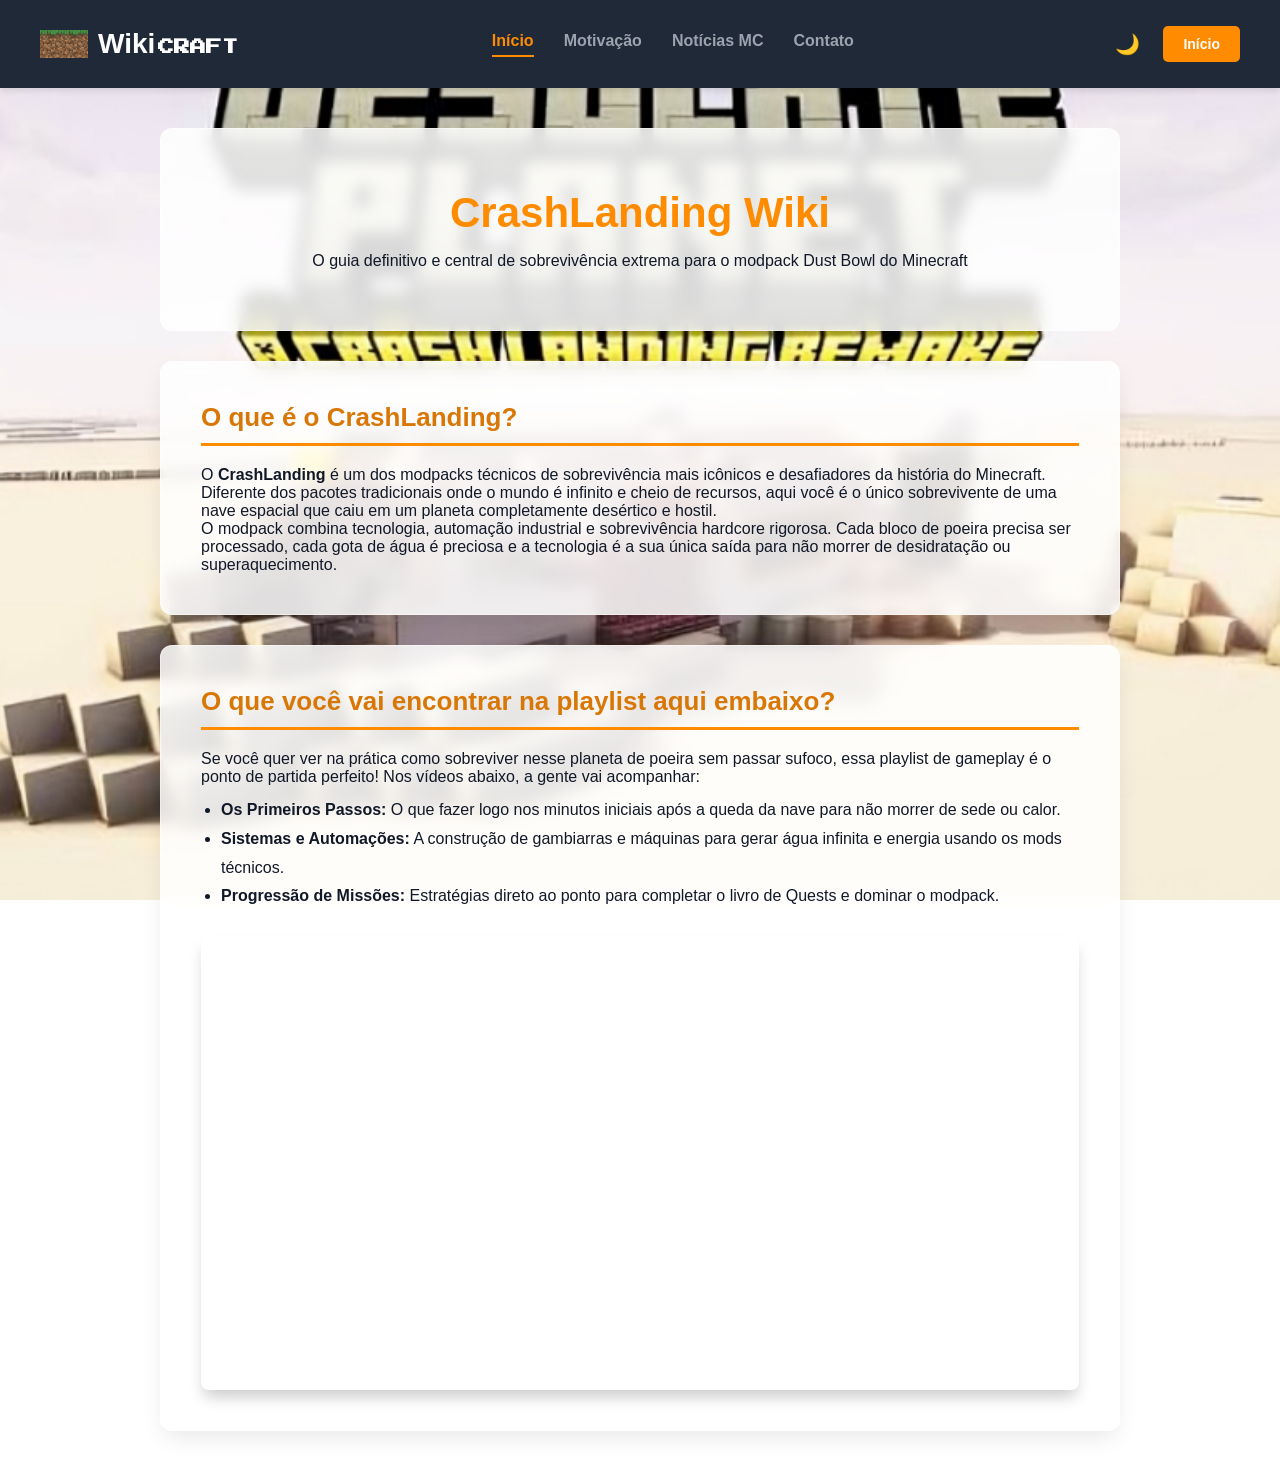
<file: Wiki Craft/CrashLanding-Wiki/index.html>
<!DOCTYPE html>
<html lang="pt-BR">
<head>
    <meta charset="UTF-8">
    <meta name="viewport" content="width=device-width, initial-scale=1.0">
    <title>WikiCraft | CrashLanding Wiki</title>
    <link rel="stylesheet" href="style.css">
</head>
<body>
    <header>
        <div class="logo">
            <img src="bloco.jpeg" alt="Bloco Minecraft" class="logo-bloco">  
            <span class="fundo-oval">Wiki</span><span class="texto-craft">Craft</span>
        </div>
        <nav>
            <a href="index.html" class="active">Início</a>
            <a href="motivacao.html">Motivação</a>
            <a href="noticias.html">Notícias MC</a>
            <a href="contato.html">Contato</a>
        </nav>
        <div class="acoes-header">
            <button class="btn-tema" id="toggle-tema" title="Alternar Tema">🌙</button>
            <a href="index.html" class="btn-inicio">Início</a>
        </div>
        <script>
            const btnTema = document.getElementById('toggle-tema');
            if (localStorage.getItem('tema') === 'dark') {
                document.body.classList.add('dark-mode');
                btnTema.textContent = '☀️'; 
            }
            btnTema.addEventListener('click', () => {
                document.body.classList.toggle('dark-mode');
                if (document.body.classList.contains('dark-mode')) {
                    localStorage.setItem('tema', 'dark');
                    btnTema.textContent = '☀️';
                } else {
                    localStorage.setItem('tema', 'light');
                    btnTema.textContent = '🌙';
                }
            });
        </script>
    </header>

    <main class="conteudo">
        <section class="banner">
            <h1>CrashLanding Wiki</h1>
            <p>O guia definitivo e central de sobrevivência extrema para o modpack Dust Bowl do Minecraft</p>
        </section>

        <section class="secao">
            <h2>O que é o CrashLanding?</h2>
            <p>O <strong>CrashLanding</strong> é um dos modpacks técnicos de sobrevivência mais icônicos e desafiadores da história do Minecraft. Diferente dos pacotes tradicionais onde o mundo é infinito e cheio de recursos, aqui você é o único sobrevivente de uma nave espacial que caiu em um planeta completamente desértico e hostil.</p>
            <p>O modpack combina tecnologia, automação industrial e sobrevivência hardcore rigorosa. Cada bloco de poeira precisa ser processado, cada gota de água é preciosa e a tecnologia é a sua única saída para não morrer de desidratação ou superaquecimento.</p>
        </section>

        <section class="secao">
            <h2>O que você vai encontrar na playlist aqui embaixo?</h2>
            <p>Se você quer ver na prática como sobreviver nesse planeta de poeira sem passar sufoco, essa playlist de gameplay é o ponto de partida perfeito! Nos vídeos abaixo, a gente vai acompanhar:</p>
            <ul style="margin-left: 20px; margin-top: 10px; margin-bottom: 25px; line-height: 1.8;">
                <li><strong>Os Primeiros Passos:</strong> O que fazer logo nos minutos iniciais após a queda da nave para não morrer de sede ou calor.</li>
                <li><strong>Sistemas e Automações:</strong> A construção de gambiarras e máquinas para gerar água infinita e energia usando os mods técnicos.</li>
                <li><strong>Progressão de Missões:</strong> Estratégias direto ao ponto para completar o livro de Quests e dominar o modpack.</li>
            </ul>
            <div class="video-container">
                <iframe width="100%" height="450" src="https://www.youtube.com/embed/eSUVXQKCVnU?list=PLX__f0eSr4yAGluDu2fOTqGR4Iscj6PK7" title="YouTube video player" frameborder="0" allow="accelerometer; autoplay; clipboard-write; encrypted-media; gyroscope; picture-in-picture" allowfullscreen></iframe>
            </div>
        </section>
    </main>
</body>
</html>
</file>
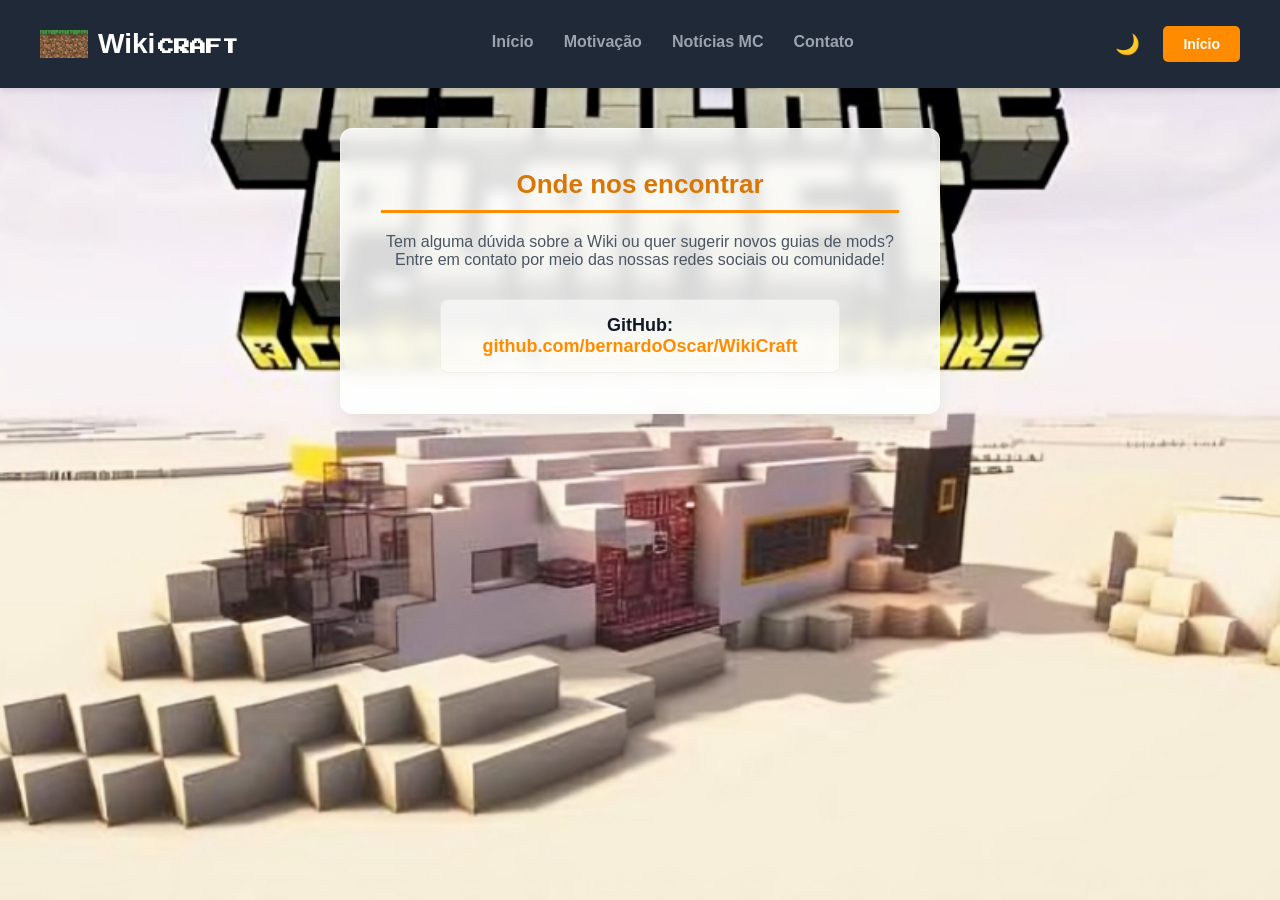
<file: Wiki Craft/CrashLanding-Wiki/contato.html>
<!DOCTYPE html>
<html lang="pt-BR">
<head>
    <meta charset="UTF-8">
    <meta name="viewport" content="width=device-width, initial-scale=1.0">
    <title>Contato | WikiCraft</title>
    <link rel="stylesheet" href="style.css">
</head>
<body>
    <header>
        <div class="logo">
            <img src="bloco.jpeg" alt="Bloco Minecraft" class="logo-bloco">  
            <span class="fundo-oval">Wiki</span><span class="texto-craft">Craft</span>
        </div>
        <nav>
            <a href="index.html">Início</a>
            <a href="motivacao.html">Motivação</a>
            <a href="noticias.html">Notícias MC</a>
            <a href="contato.html">Contato</a>
        </nav>
        <div class="acoes-header">
            <button class="btn-tema" id="toggle-tema" title="Alternar Tema">🌙</button>
            <a href="index.html" class="btn-inicio">Início</a>
        </div>

        <script>
            const btnTema = document.getElementById('toggle-tema');
            if (localStorage.getItem('tema') === 'dark') {
                document.body.classList.add('dark-mode');
                btnTema.textContent = '☀️'; 
            }

            btnTema.addEventListener('click', () => {
                document.body.classList.toggle('dark-mode');
                
                if (document.body.classList.contains('dark-mode')) {
                    localStorage.setItem('tema', 'dark');
                    btnTema.textContent = '☀️';
                } else {
                    localStorage.setItem('tema', 'light');
                    btnTema.textContent = '🌙';
                }
            });
        </script>
    </header>
    <main class="conteudo">
        <section class="secao" style="text-align: center; max-width: 600px; margin: 0 auto;">
            <h2>Onde nos encontrar</h2>
            <p style="margin-bottom: 30px; color: #4b5563;">Tem alguma dúvida sobre a Wiki ou quer sugerir novos guias de mods? Entre em contato por meio das nossas redes sociais ou comunidade!</p>         
           <div class="lista-contatos">
                <div class="item-contato">
                    <strong>GitHub:</strong> <a href="https://github.com/bernardoOscar/WikiCraft" target="_blank" style="color: #ff8c00; text-decoration: none; font-weight: bold;">github.com/bernardoOscar/WikiCraft</a>
                </div>
            </div>
            </div>
        </section>
    </main>
</body>
</html>
</file>
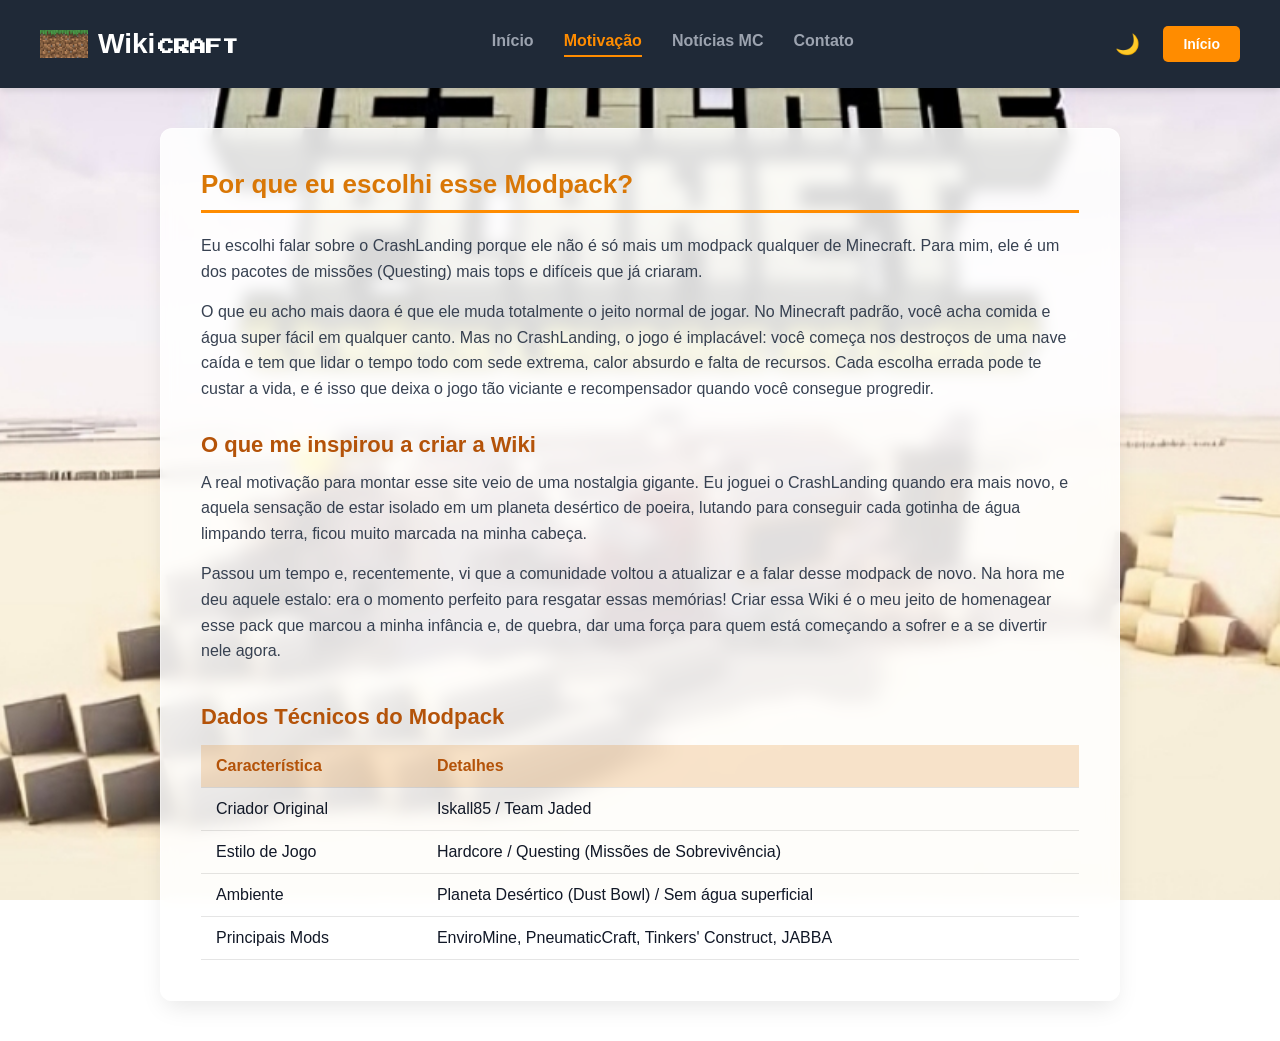
<file: Wiki Craft/CrashLanding-Wiki/motivacao.html>
<!DOCTYPE html>
<html lang="pt-BR">
<head>
    <meta charset="UTF-8">
    <meta name="viewport" content="width=device-width, initial-scale=1.0">
    <title>Por que o CrashLanding? | WikiCraft</title>
    <link rel="stylesheet" href="style.css">
</head>
<body>
    <header>
        <div class="logo">
            <img src="bloco.jpeg" alt="Bloco Minecraft" class="logo-bloco">  
            <span class="fundo-oval">Wiki</span><span class="texto-craft">Craft</span>
        </div>
        <nav>
            <a href="index.html">Início</a>
            <a href="motivacao.html" class="active">Motivação</a>
            <a href="noticias.html">Notícias MC</a>
            <a href="contato.html">Contato</a>
        </nav>
        <div class="acoes-header">
            <button class="btn-tema" id="toggle-tema" title="Alternar Tema">🌙</button>
            <a href="index.html" class="btn-inicio">Início</a>
        </div>
        <script>
            const btnTema = document.getElementById('toggle-tema');
            if (localStorage.getItem('tema') === 'dark') {
                document.body.classList.add('dark-mode');
                btnTema.textContent = '☀️'; 
            }
            btnTema.addEventListener('click', () => {
                document.body.classList.toggle('dark-mode');
                if (document.body.classList.contains('dark-mode')) {
                    localStorage.setItem('tema', 'dark');
                    btnTema.textContent = '☀️';
                } else {
                    localStorage.setItem('tema', 'light');
                    btnTema.textContent = '🌙';
                }
            });
        </script>
    </header>

    <main class="conteudo">
        <section class="secao">
            <h2>Por que eu escolhi esse Modpack?</h2>
            <article>
                <p>Eu escolhi falar sobre o CrashLanding porque ele não é só mais um modpack qualquer de Minecraft. Para mim, ele é um dos pacotes de missões (Questing) mais tops e difíceis que já criaram.</p>
                <p>O que eu acho mais daora é que ele muda totalmente o jeito normal de jogar. No Minecraft padrão, você acha comida e água super fácil em qualquer canto. Mas no CrashLanding, o jogo é implacável: você começa nos destroços de uma nave caída e tem que lidar o tempo todo com sede extrema, calor absurdo e falta de recursos. Cada escolha errada pode te custar a vida, e é isso que deixa o jogo tão viciante e recompensador quando você consegue progredir.</p>
            </article>

            <article style="margin-top: 30px;">
                <h3>O que me inspirou a criar a Wiki</h3>
                <p>A real motivação para montar esse site veio de uma nostalgia gigante. Eu joguei o CrashLanding quando era mais novo, e aquela sensação de estar isolado em um planeta desértico de poeira, lutando para conseguir cada gotinha de água limpando terra, ficou muito marcada na minha cabeça.</p>
                <p>Passou um tempo e, recentemente, vi que a comunidade voltou a atualizar e a falar desse modpack de novo. Na hora me deu aquele estalo: era o momento perfeito para resgatar essas memórias! Criar essa Wiki é o meu jeito de homenagear esse pack que marcou a minha infância e, de quebra, dar uma força para quem está começando a sofrer e a se divertir nele agora.</p>
            </article>
            
            <article style="margin-top: 40px;">
                <h3>Dados Técnicos do Modpack</h3>
                <table class="tabela-info">
                    <thead>
                        <tr>
                            <th>Característica</th>
                            <th>Detalhes</th>
                        </tr>
                    </thead>
                    <tbody>
                        <tr>
                            <td>Criador Original</td>
                            <td>Iskall85 / Team Jaded</td>
                        </tr>
                        <tr>
                            <td>Estilo de Jogo</td>
                            <td>Hardcore / Questing (Missões de Sobrevivência)</td>
                        </tr>
                        <tr>
                            <td>Ambiente</td>
                            <td>Planeta Desértico (Dust Bowl) / Sem água superficial</td>
                        </tr>
                        <tr>
                            <td>Principais Mods</td>
                            <td>EnviroMine, PneumaticCraft, Tinkers' Construct, JABBA</td>
                        </tr>
                    </tbody>
                </table>
            </article>
        </section>
    </main>
</body>
</html>
</file>
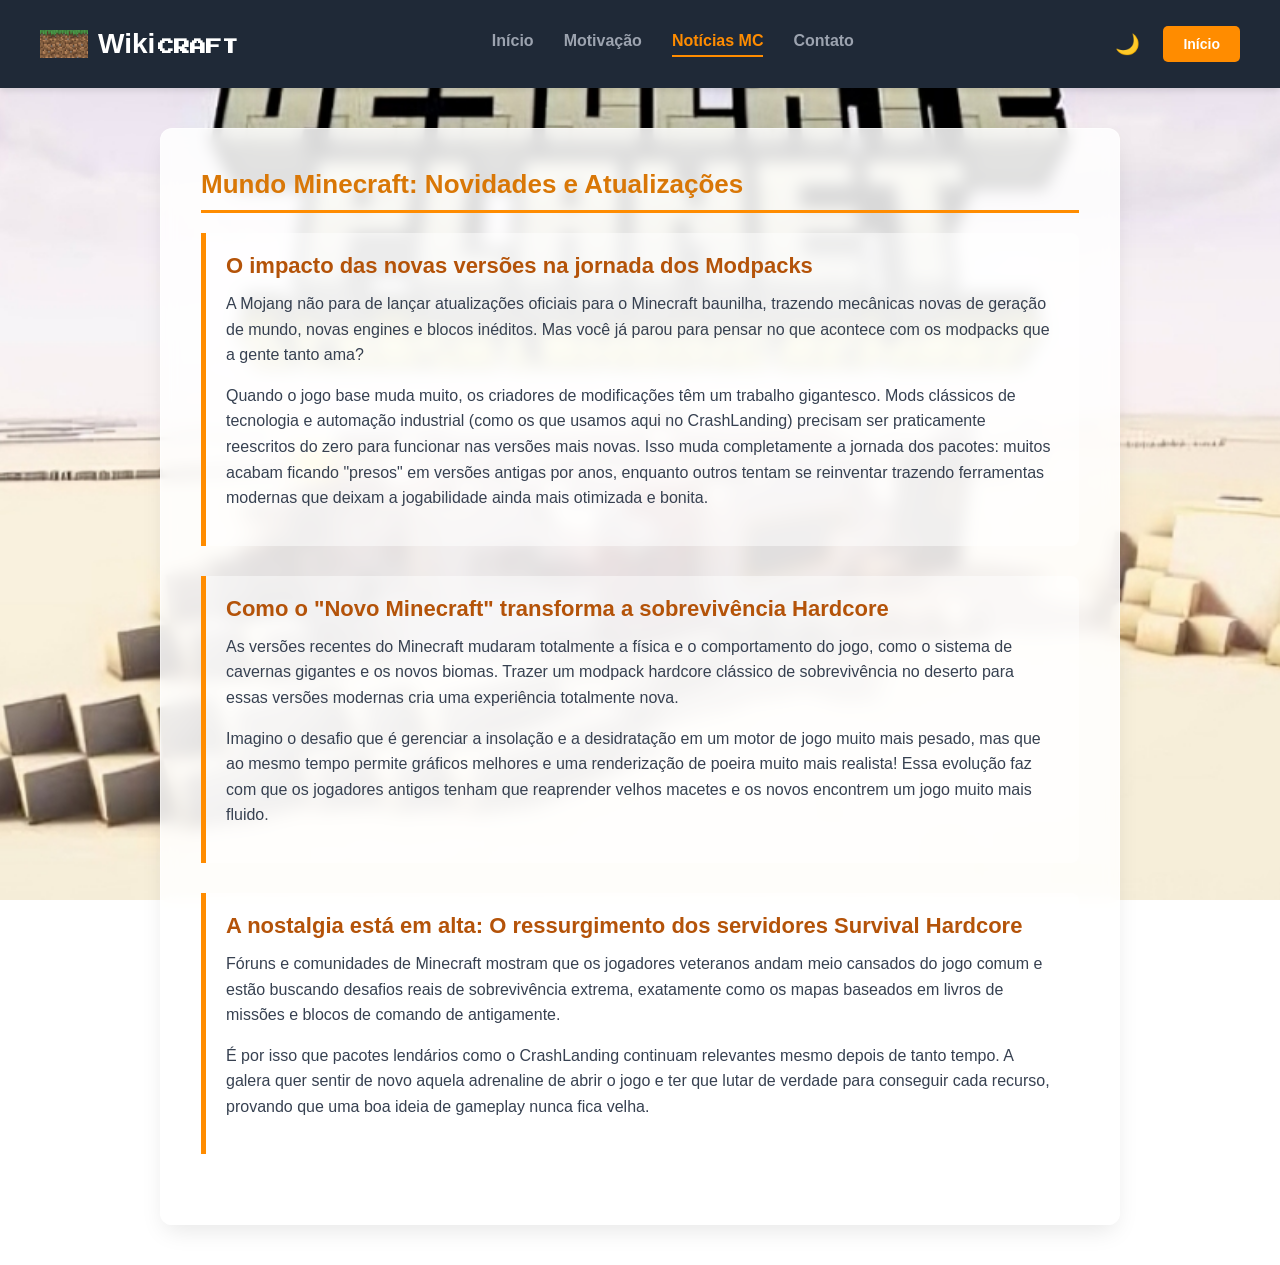
<file: Wiki Craft/CrashLanding-Wiki/noticias.html>
<!DOCTYPE html>
<html lang="pt-BR">
<head>
    <meta charset="UTF-8">
    <meta name="viewport" content="width=device-width, initial-scale=1.0">
    <title>Notícias do Minecraft | WikiCraft</title>
   <link rel="stylesheet" href="style.css">
</head>
<body>
    <header>
        <div class="logo">
            <img src="bloco.jpeg" alt="Bloco Minecraft" class="logo-bloco">  
            <span class="fundo-oval">Wiki</span><span class="texto-craft">Craft</span>
        </div>
        <nav>
            <a href="index.html">Início</a>
            <a href="motivacao.html">Motivação</a>
            <a href="noticias.html" class="active">Notícias MC</a>
            <a href="contato.html">Contato</a>
        </nav>
        <div class="acoes-header">
            <button class="btn-tema" id="toggle-tema" title="Alternar Tema">🌙</button>
            <a href="index.html" class="btn-inicio">Início</a>
        </div>
        <script>
            const btnTema = document.getElementById('toggle-tema');
            if (localStorage.getItem('tema') === 'dark') {
                document.body.classList.add('dark-mode');
                btnTema.textContent = '☀️'; 
            }
            btnTema.addEventListener('click', () => {
                document.body.classList.toggle('dark-mode');
                if (document.body.classList.contains('dark-mode')) {
                    localStorage.setItem('tema', 'dark');
                    btnTema.textContent = '☀️';
                } else {
                    localStorage.setItem('tema', 'light');
                    btnTema.textContent = '🌙';
                }
            });
        </script>
    </header>

    <main class="conteudo">
        <section class="secao">
            <h2>Mundo Minecraft: Novidades e Atualizações</h2>
            
            <article class="card-noticia">
                <h3>O impacto das novas versões na jornada dos Modpacks</h3>
                <p>A Mojang não para de lançar atualizações oficiais para o Minecraft baunilha, trazendo mecânicas novas de geração de mundo, novas engines e blocos inéditos. Mas você já parou para pensar no que acontece com os modpacks que a gente tanto ama?</p>
                <p>Quando o jogo base muda muito, os criadores de modificações têm um trabalho gigantesco. Mods clássicos de tecnologia e automação industrial (como os que usamos aqui no CrashLanding) precisam ser praticamente reescritos do zero para funcionar nas versões mais novas. Isso muda completamente a jornada dos pacotes: muitos acabam ficando "presos" em versões antigas por anos, enquanto outros tentam se reinventar trazendo ferramentas modernas que deixam a jogabilidade ainda mais otimizada e bonita.</p>
            </article>

            <article class="card-noticia">
                <h3>Como o "Novo Minecraft" transforma a sobrevivência Hardcore</h3>
                <p>As versões recentes do Minecraft mudaram totalmente a física e o comportamento do jogo, como o sistema de cavernas gigantes e os novos biomas. Trazer um modpack hardcore clássico de sobrevivência no deserto para essas versões modernas cria uma experiência totalmente nova.</p>
                <p>Imagino o desafio que é gerenciar a insolação e a desidratação em um motor de jogo muito mais pesado, mas que ao mesmo tempo permite gráficos melhores e uma renderização de poeira muito mais realista! Essa evolução faz com que os jogadores antigos tenham que reaprender velhos macetes e os novos encontrem um jogo muito mais fluido.</p>
            </article>

            <article class="card-noticia">
                <h3>A nostalgia está em alta: O ressurgimento dos servidores Survival Hardcore</h3>
                <p>Fóruns e comunidades de Minecraft mostram que os jogadores veteranos andam meio cansados do jogo comum e estão buscando desafios reais de sobrevivência extrema, exatamente como os mapas baseados em livros de missões e blocos de comando de antigamente.</p>
                <p>É por isso que pacotes lendários como o CrashLanding continuam relevantes mesmo depois de tanto tempo. A galera quer sentir de novo aquela adrenaline de abrir o jogo e ter que lutar de verdade para conseguir cada recurso, provando que uma boa ideia de gameplay nunca fica velha.</p>
            </article>
        </section>
    </main>
</body>
</html>
</file>
<file: Wiki Craft/CrashLanding-Wiki/style.css>
@import url('https://fonts.googleapis.com/css2?family=Press+Start+2P&display=swap');

* {
    margin: 0;
    padding: 0;
    box-sizing: border-box;
}

/* Base do Site - Modo Claro */
body {
    font-family: Arial, Helvetica, sans-serif;
    background-image: url('crashlanding.jpeg');
    background-size: cover;
    background-attachment: fixed;
    background-position: center;
    color: #111827;
    transition: background-color 0.3s, color 0.3s;
}

header {
    background-color: #1f2937; /* Cinza escuro elegante que destaca os elementos */
    display: flex;
    justify-content: space-between;
    align-items: center;
    padding: 20px 40px;
    box-shadow: 0 4px 6px -1px rgba(0, 0, 0, 0.1);
    transition: background-color 0.3s;
}

.logo {
    color: white;
    font-size: 28px;
    font-weight: bold;
    display: flex;
    align-items: center; 
    background-image: none; 
    padding: 0;
    text-shadow: none;
}

.logo-bloco {
    width: 48px;
    height: 48px;
    object-fit: contain;
    margin-right: 10px; 
}

.fundo-oval {
    background-color: transparent;
    color: white;
    padding: 0;
    border-radius: 0;
    margin-right: 3px; 
    display: inline-block;
}

.texto-craft {
    font-family: 'Press Start 2P', cursive;
    font-size: 16px;
    color: white;
    margin-left: 0; 
    text-transform: uppercase;
    display: inline-block;
    transform: translateY(3px); /* Alinhamento milimétrico de altura */
}

nav {
    display: flex;
    gap: 30px;
}

nav a {
    text-decoration: none;
    color: #9ca3af;
    font-weight: bold;
    font-size: 16px;
    transition: color 0.3s, border-bottom 0.3s;
    padding-bottom: 5px;
}

nav a:hover, nav a.active {
    color: #ff8c00; /* Laranja desértico */
    border-bottom: 2px solid #ff8c00;
}

.acoes-header {
    display: flex;
    align-items: center;
    gap: 15px;
}

.btn-tema {
    background: none;
    border: none;
    font-size: 20px;
    cursor: pointer;
    padding: 8px;
    border-radius: 50%;
    transition: background-color 0.3s;
}

.btn-tema:hover {
    background-color: #374151;
}

.btn-inicio {
    background-color: #ff8c00;
    color: white;
    border: none;
    padding: 10px 20px;
    border-radius: 5px;
    font-weight: bold;
    cursor: pointer;
    text-decoration: none;
    font-size: 14px;
    transition: background-color 0.3s;
}

.btn-inicio:hover {
    background-color: #e07b00;
}

.conteudo {
    max-width: 1000px;
    margin: 40px auto;
    padding: 0 20px;
}

/* Efeito de vidro transparente para as seções */
.secao {
    background-color: rgba(255, 255, 255, 0.85); /* 85% de opacidade */
    backdrop-filter: blur(8px); /* Desfoque de fundo elegante */
    -webkit-backdrop-filter: blur(8px);
    padding: 40px;
    border-radius: 12px;
    box-shadow: 0 10px 25px -5px rgba(0, 0, 0, 0.1);
    margin-bottom: 30px;
    border: 1px solid rgba(255, 255, 255, 0.4);
}

.banner {
    text-align: center;
    padding: 60px 20px;
    background-color: rgba(255, 255, 255, 0.85); /* Fundo claro transparente no Modo Claro */
    backdrop-filter: blur(8px);
    -webkit-backdrop-filter: blur(8px);
    color: #111827; /* Texto escuro para dar leitura */
    border-radius: 12px;
    margin-bottom: 30px;
    border: 1px solid rgba(255, 255, 255, 0.4);
}

.banner h1 {
    font-size: 42px;
    margin-bottom: 15px;
    color: #ff8c00; 
}

/* Destaques e títulos com cores desérticas */
.secao h2 {
    font-size: 26px;
    color: #d97706; /* Laranja terroso */
    margin-bottom: 20px;
    border-bottom: 3px solid #ff8c00; 
    padding-bottom: 10px;
}

.secao article h3 {
    margin-bottom: 12px;
    font-size: 22px;
    color: #b45309; /* Tom de argila/barro */
}

.secao article p {
    font-size: 16px;
    line-height: 1.6;
    margin-bottom: 15px;
    color: #374151;
}

.video-container {
    border-radius: 8px;
    overflow: hidden;
    box-shadow: 0 10px 15px -3px rgba(0, 0, 0, 0.2);
}

.tabela-info {
    width: 100%;
    border-collapse: collapse;
    margin-top: 15px;
    font-size: 16px;
}

.tabela-info th, .tabela-info td {
    padding: 12px 15px;
    text-align: left;
    border-bottom: 1px solid rgba(0, 0, 0, 0.1);
}

.tabela-info th {
    background-color: rgba(217, 119, 6, 0.2); 
    color: #b45309;
    font-weight: bold;
}

.card-noticia {
    margin-bottom: 30px;
    padding: 20px;
    background-color: rgba(255, 255, 255, 0.5);
    border-left: 5px solid #ff8c00;
    border-radius: 0 8px 8px 0;
}

.lista-contatos {
    display: flex;
    flex-direction: column;
    gap: 15px;
    align-items: center;
    margin-top: 20px;
}

.item-contato {
    font-size: 18px;
    background-color: rgba(255, 255, 255, 0.6);
    padding: 15px 30px;
    border-radius: 8px;
    border: 1px solid rgba(0, 0, 0, 0.05);
    width: 100%;
    max-width: 400px;
}

body.dark-mode {
    background-color: #111827; 
    color: #f3f4f6; 
}

body.dark-mode header {
    background-color: #0f172a; /* Header se integra ao modo escuro */
}

body.dark-mode .btn-tema:hover {
    background-color: #1e293b;
}

body.dark-mode .secao {
    background-color: rgba(17, 24, 39, 0.85); /* Janelas escuras transparentes */
    color: #f3f4f6;
    border: 1px solid rgba(255, 255, 255, 0.08);
}

body.dark-mode .secao h2 {
    color: #ff9d24; /* Contraste desértico no escuro */
    border-bottom-color: #ff8c00;
}

body.dark-mode .secao article h3 {
    color: #fbbf24; /* Tom de areia quente */
}

body.dark-mode .secao article p {
    color: #e5e7eb;
}

body.dark-mode .card-noticia {
    background-color: rgba(255, 255, 255, 0.05);
    border-left-color: #ff8c00;
}

body.dark-mode .tabela-info th {
    background-color: rgba(255, 140, 0, 0.15);
    color: #fbbf24;
}

body.dark-mode .tabela-info td {
    color: #d1d5db;
    border-bottom-color: rgba(255, 255, 255, 0.1);
}

body.dark-mode .item-contato {
    background-color: rgba(255, 255, 255, 0.05);
    border-color: rgba(255, 255, 255, 0.1);
}
body.dark-mode .banner {
    background-color: rgba(17, 24, 39, 0.85); 
    color: #f3f4f6; 
    border: 1px solid rgba(255, 255, 255, 0.08);
}

body.dark-mode .banner h1 {
    color: #ff9d24; 
}
</file>
